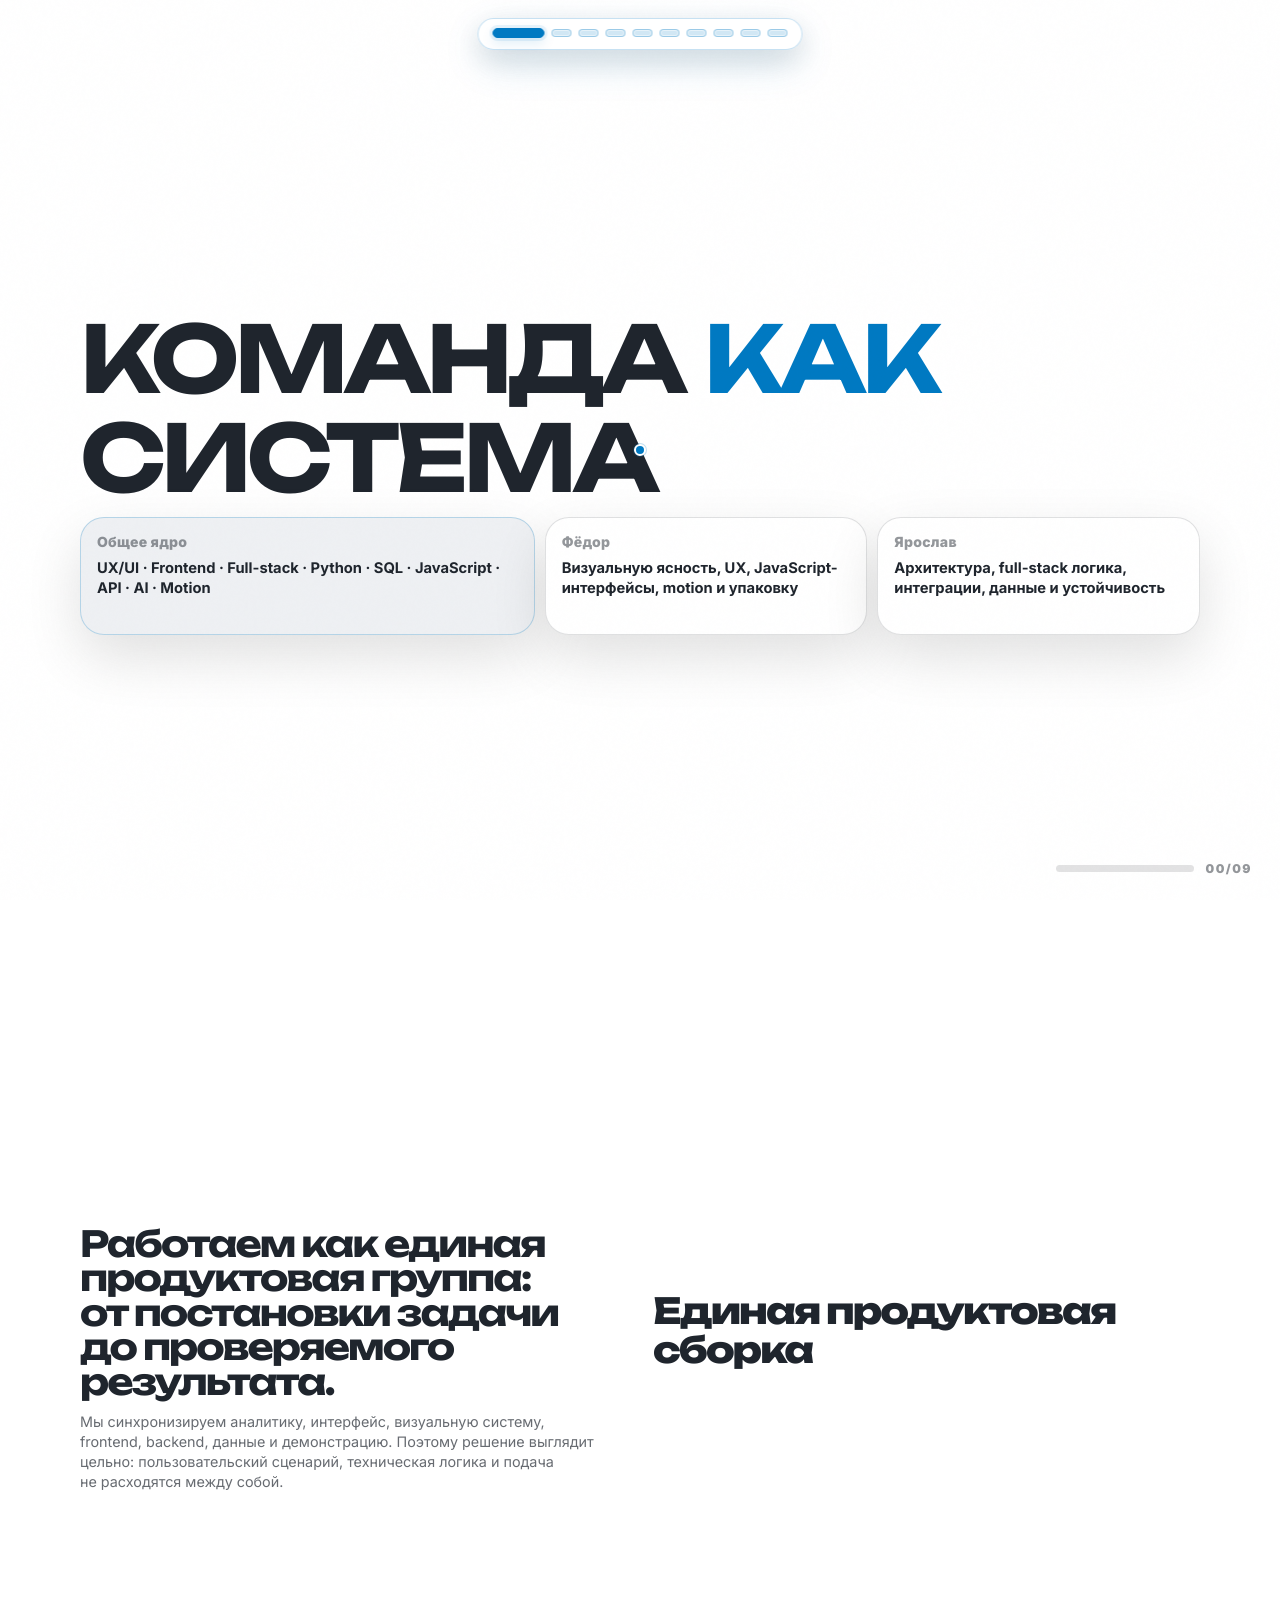
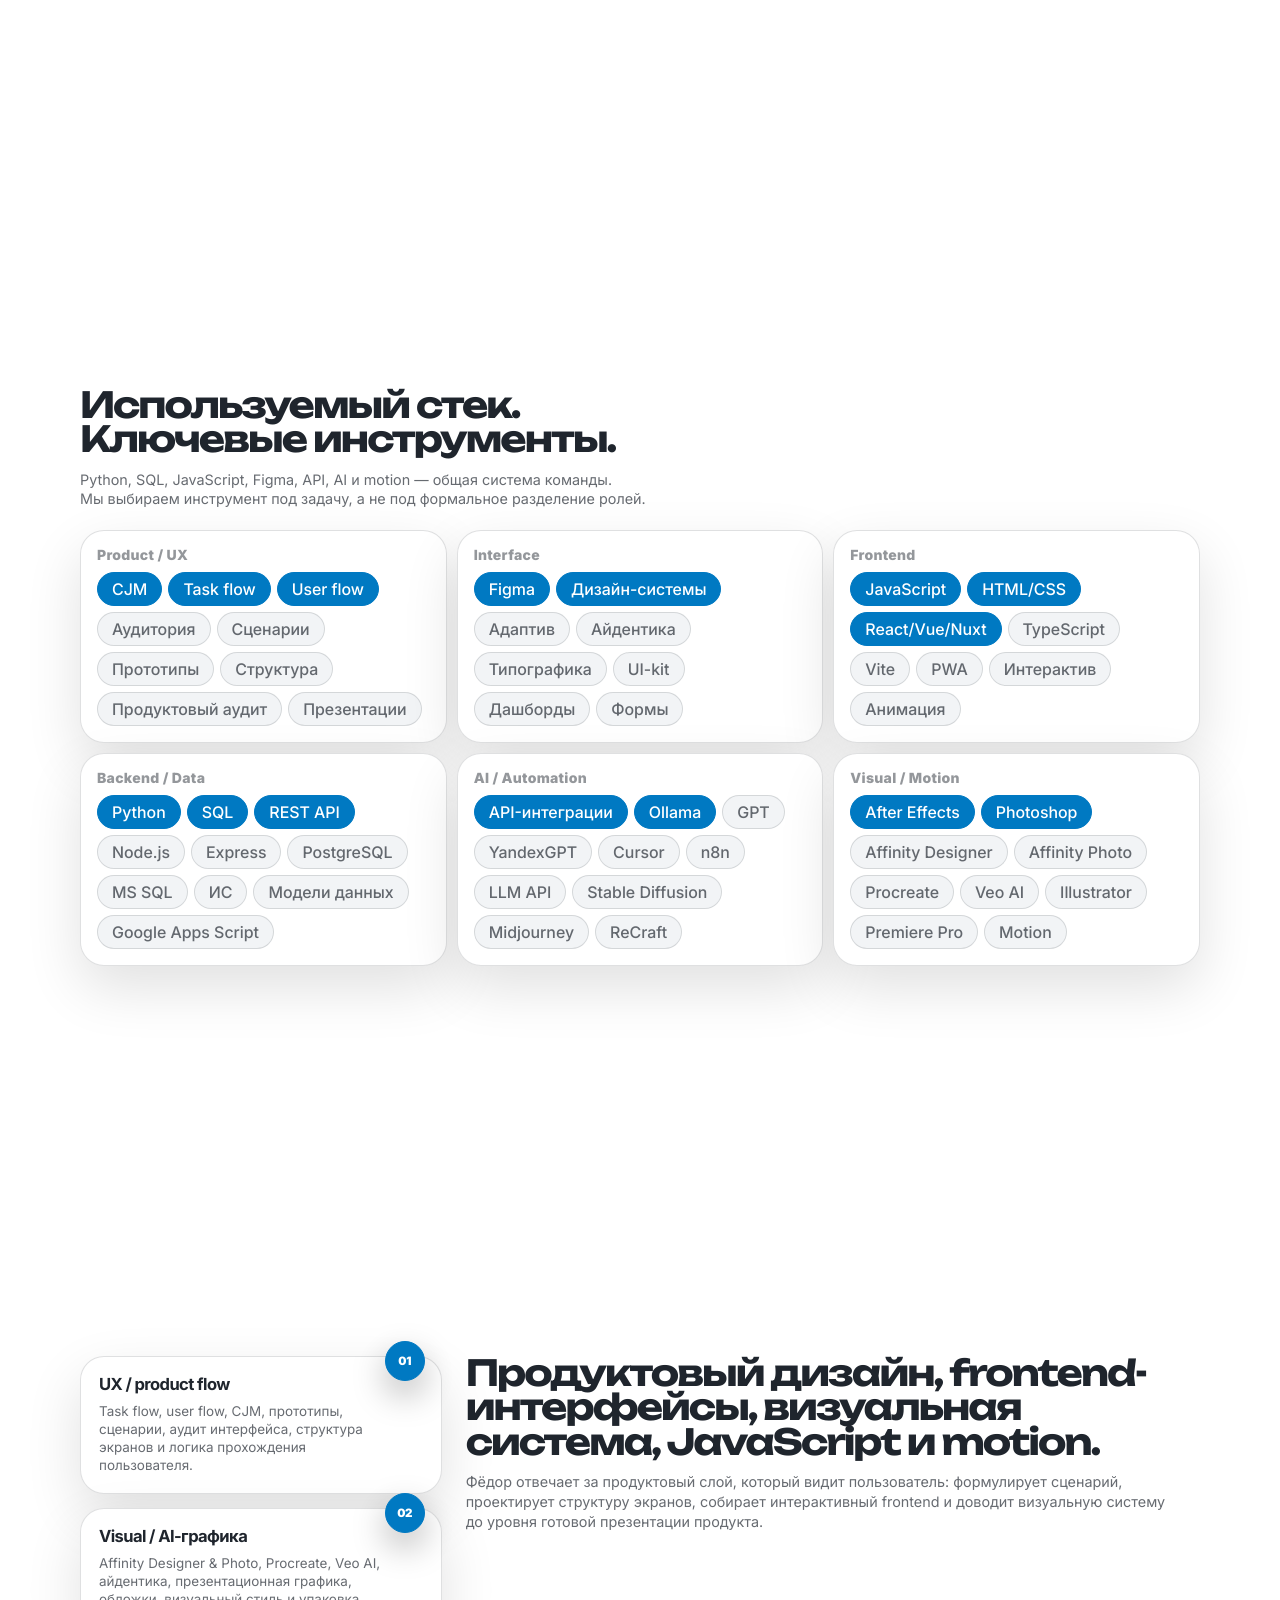
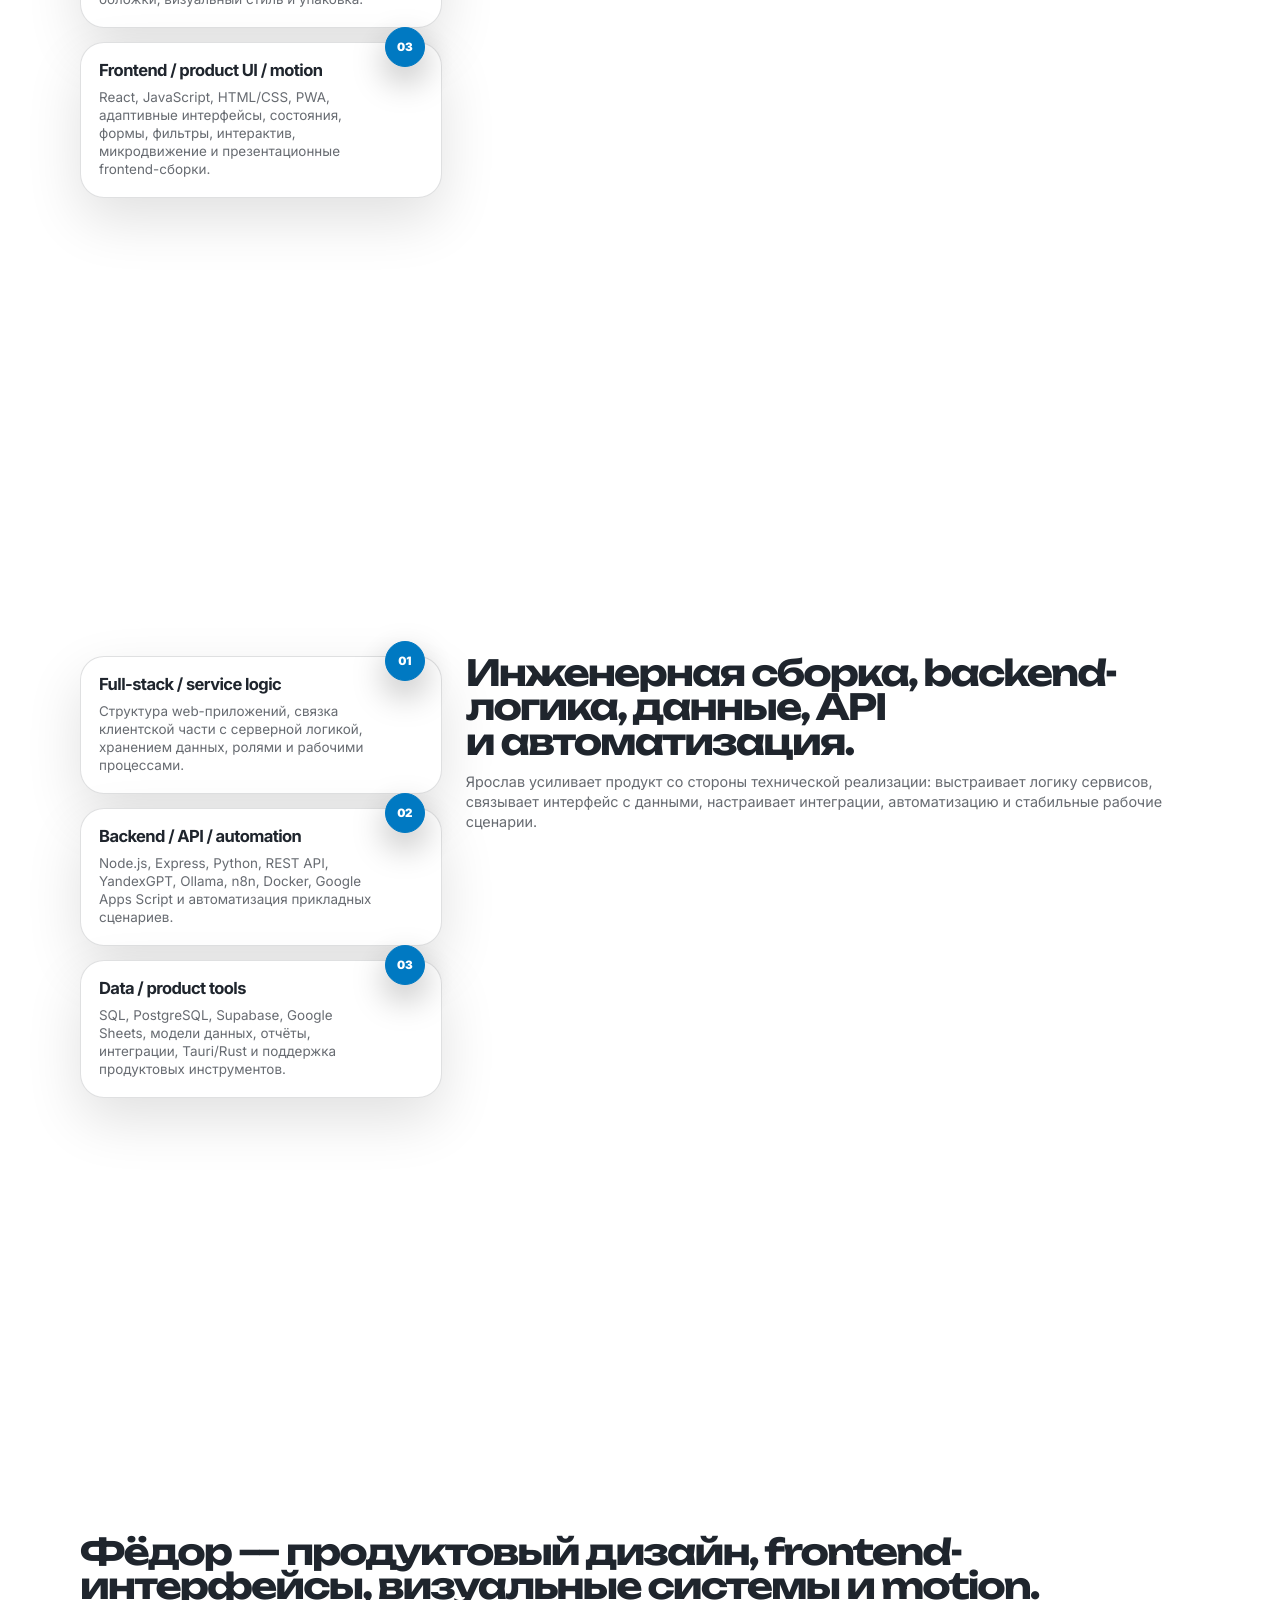
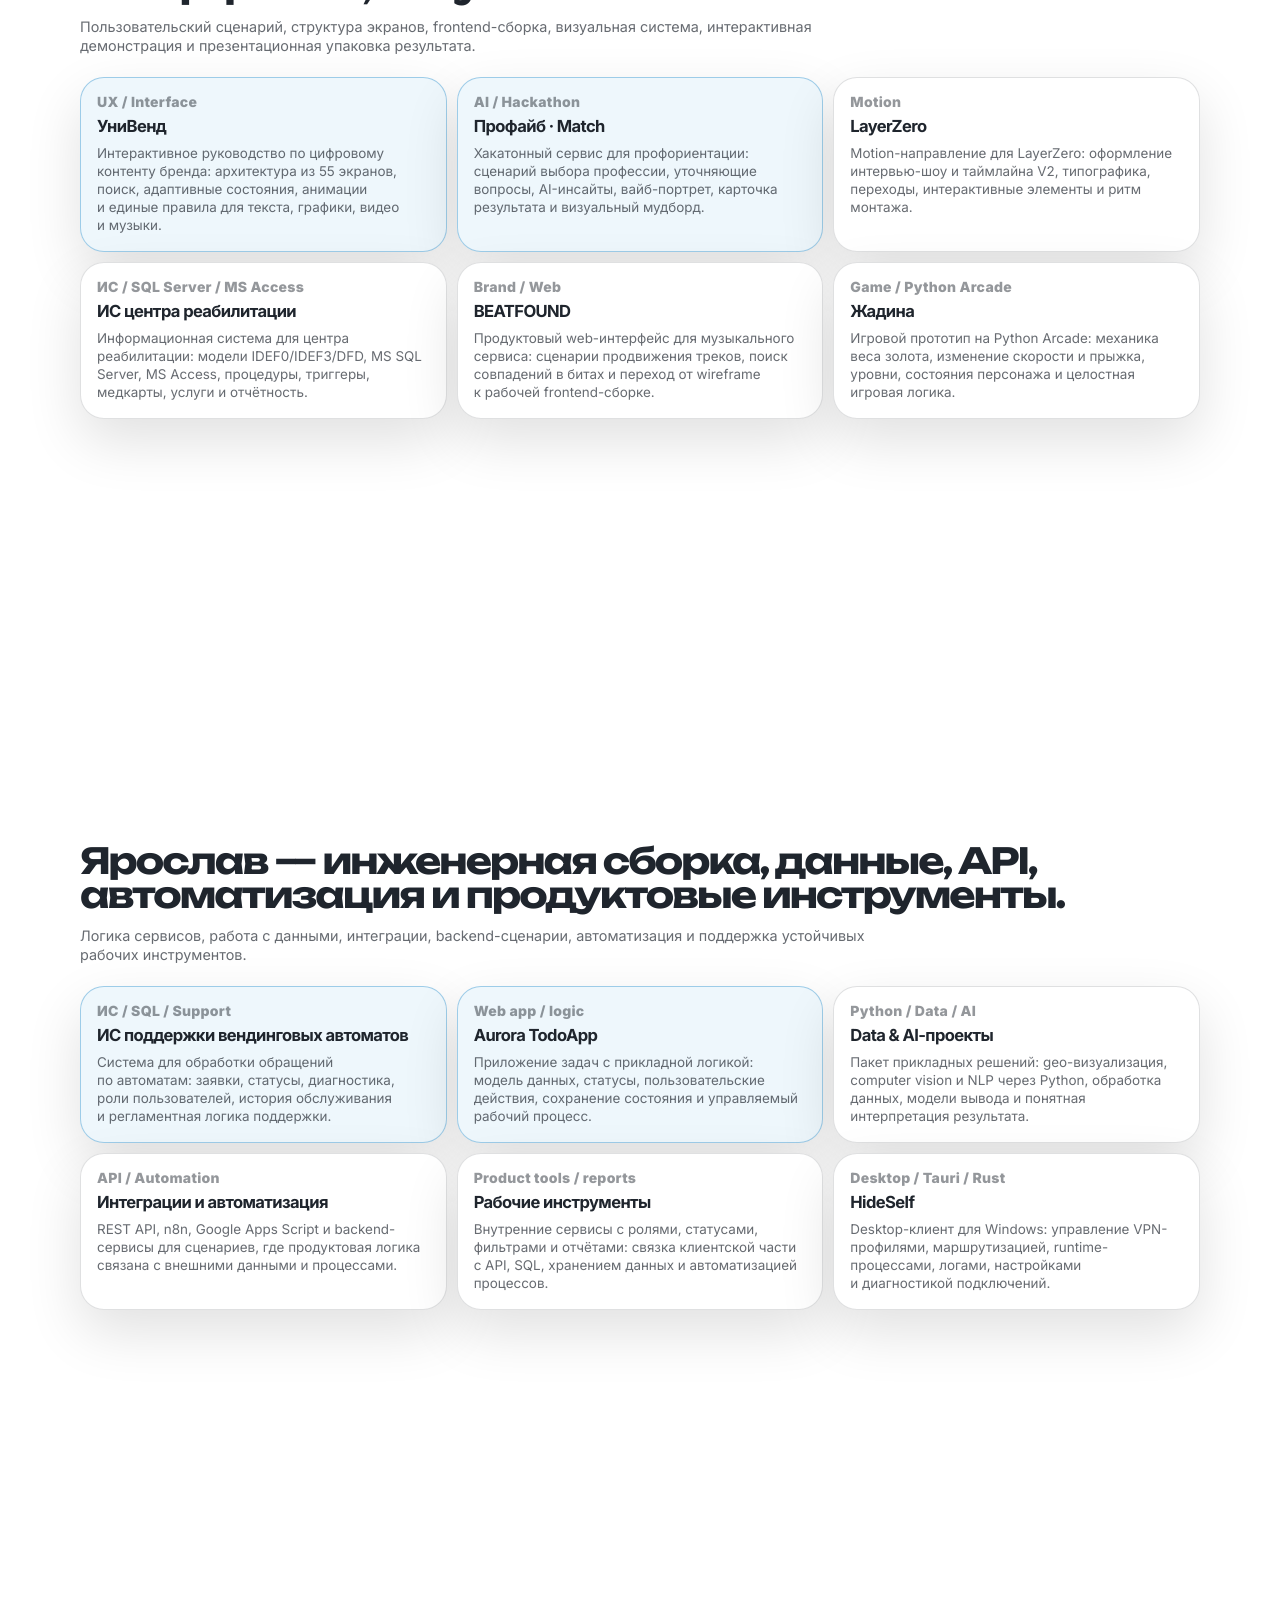
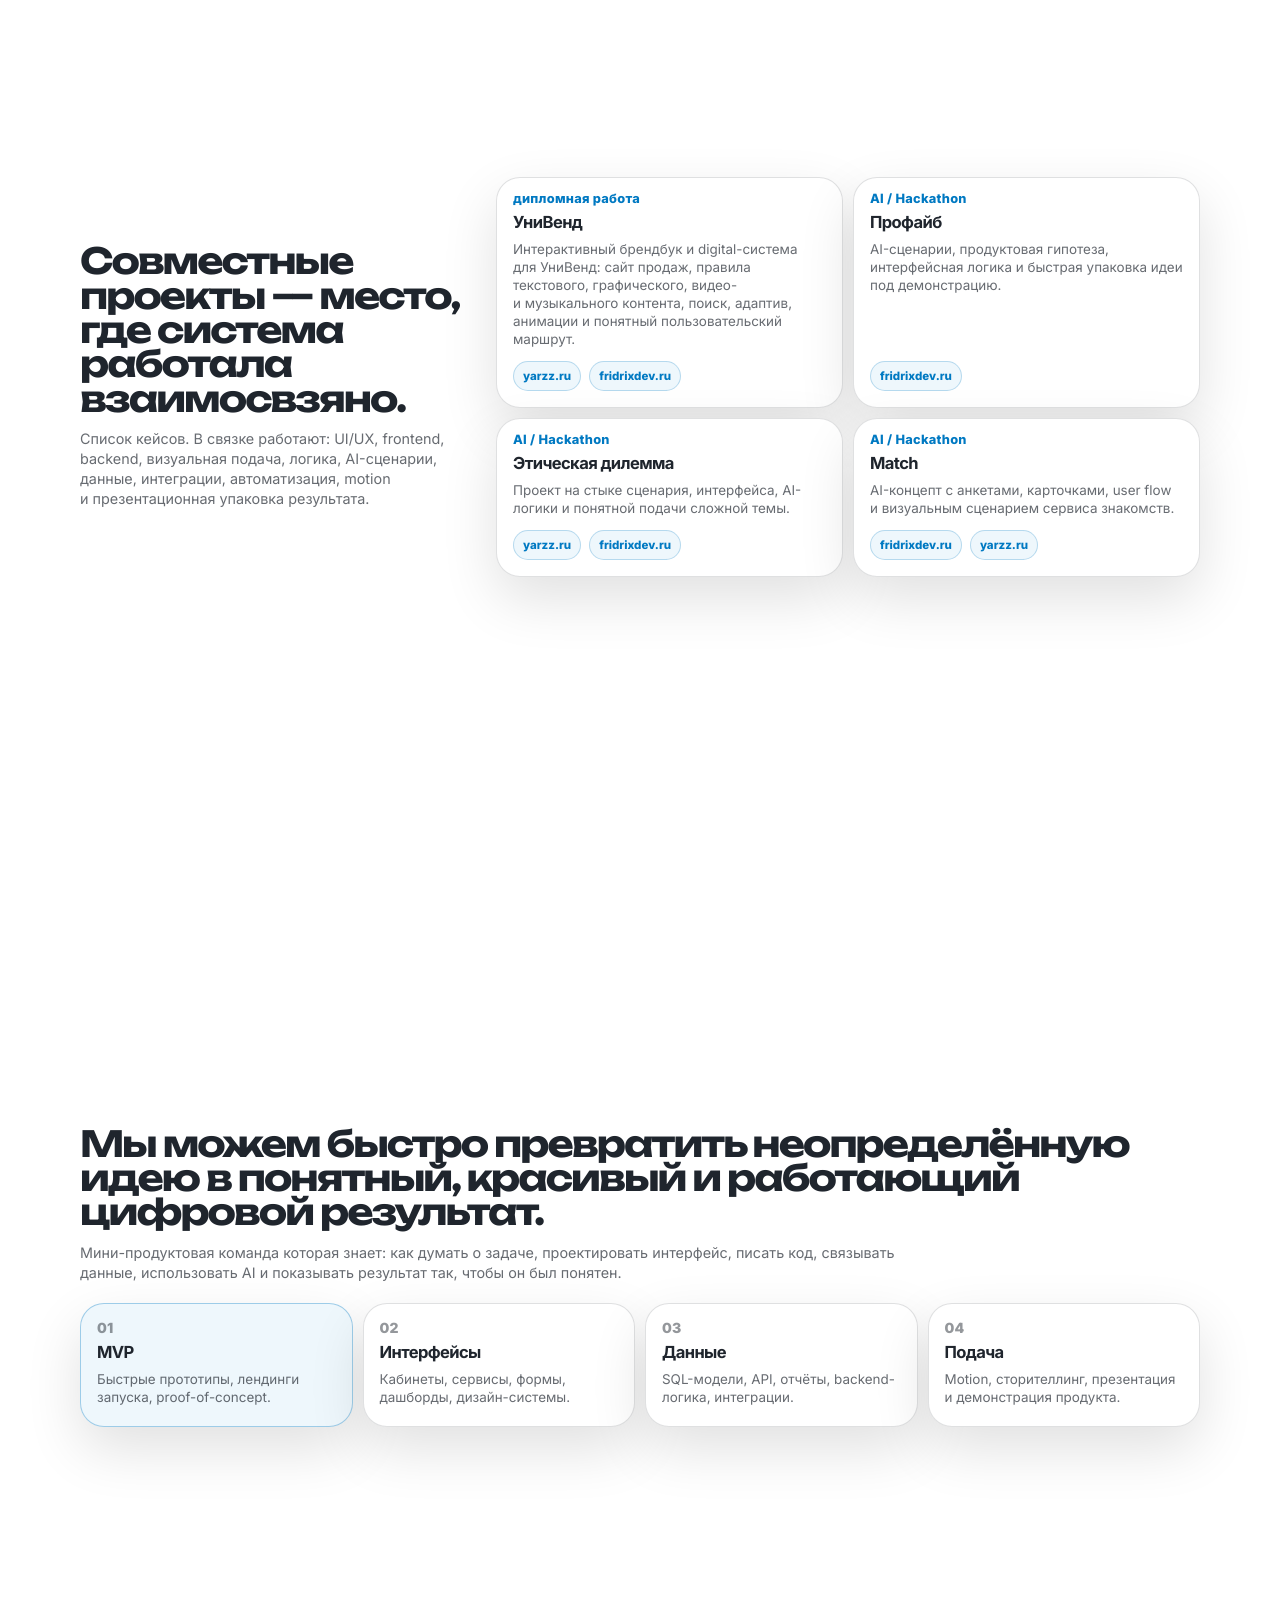
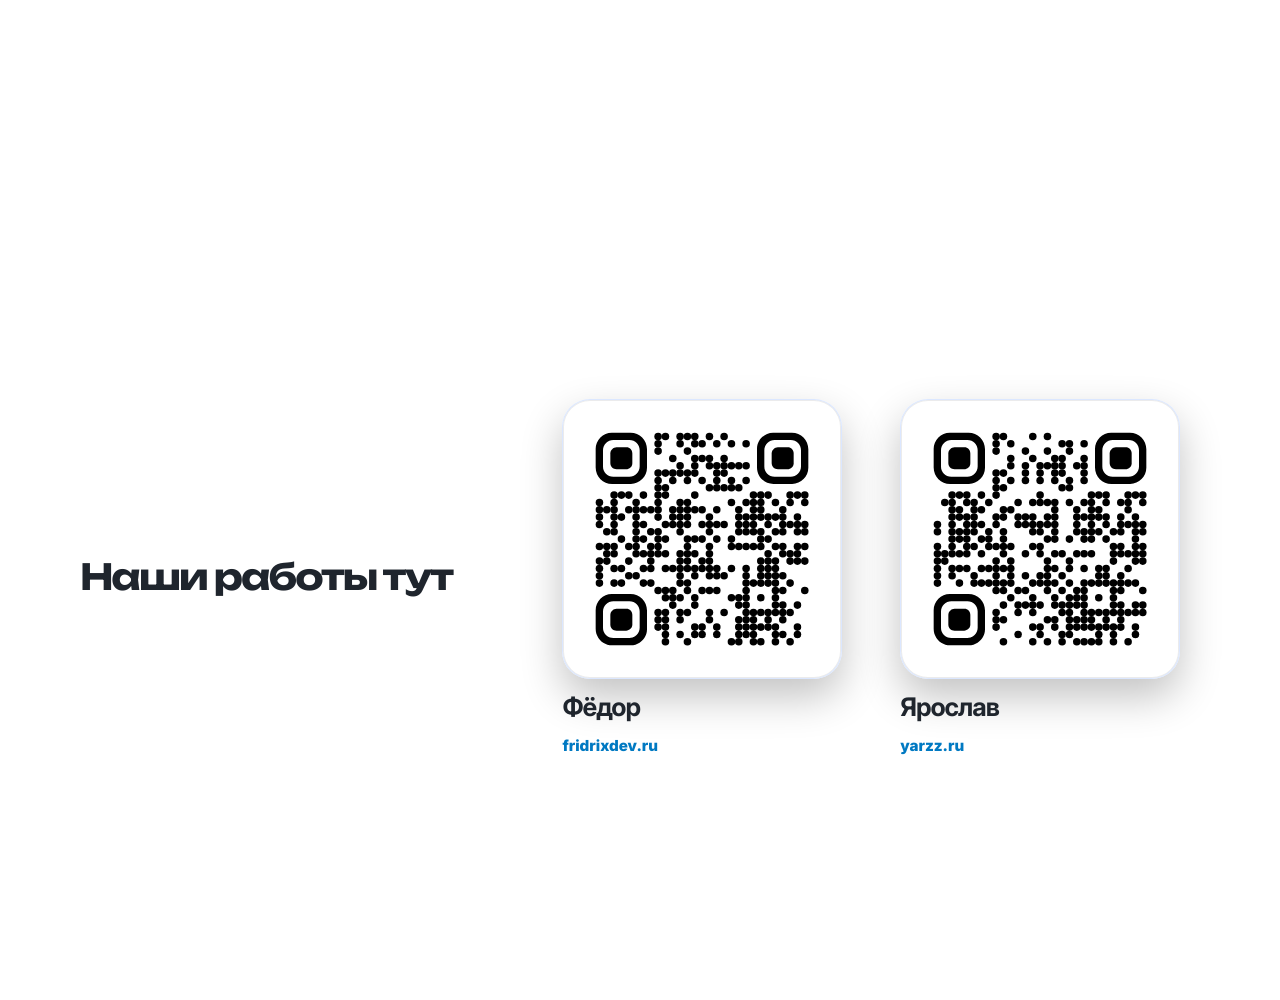
<file: index.html>
<!DOCTYPE html>
<html lang="ru">
<head>
  <meta charset="UTF-8">
  <meta name="viewport" content="width=device-width, initial-scale=1.0">
  <meta name="description" content="Презентация команды Лащёв Ярослав × Хавалиц Фёдор: единая продуктовая система — дизайн, frontend, full-stack, SQL, Python, JavaScript, API, AI и motion.">
  <title>Ярослав × Фёдор — команда как система</title>
  <link rel="preconnect" href="https://fonts.googleapis.com">
  <link rel="preconnect" href="https://fonts.gstatic.com" crossorigin>
  <link href="https://fonts.googleapis.com/css2?family=Inter:wght@400;500;600;700;800;900&family=Unbounded:wght@500;600;700;800&display=swap" rel="stylesheet">
  <link rel="stylesheet" href="styles.css">
</head>
<body>
  <div class="noise" aria-hidden="true"></div>
  <div class="cursor-glow" aria-hidden="true"></div>

  <header class="topbar" aria-label="Навигация презентации">
    <nav class="topbar__nav" aria-label="Слайды">
      <button class="nav-dot is-active" type="button" data-goto="0" aria-label="Титульный экран"></button>
      <button class="nav-dot" type="button" data-goto="1" aria-label="Система"></button>
      <button class="nav-dot" type="button" data-goto="2" aria-label="Общий стек"></button>
      <button class="nav-dot" type="button" data-goto="3" aria-label="Фёдор"></button>
      <button class="nav-dot" type="button" data-goto="4" aria-label="Ярослав"></button>
      <button class="nav-dot" type="button" data-goto="5" aria-label="Кейсы Фёдора"></button>
      <button class="nav-dot" type="button" data-goto="6" aria-label="Работы Ярослава"></button>
      <button class="nav-dot" type="button" data-goto="7" aria-label="Общие проекты"></button>
      <button class="nav-dot" type="button" data-goto="8" aria-label="Итог"></button>
      <button class="nav-dot" type="button" data-goto="9" aria-label="QR-коды портфолио"></button>
    </nav>
  </header>

  <main class="deck" id="deck">
    <section class="slide cover is-active" id="cover" data-slide="cover">
      <div class="slide__inner cover__inner">
        <div class="cover__title-wrap reveal delay-1">
          <h1 class="cover__title">
            <span>Команда</span>
            <span class="cover__x">как</span>
            <span>система</span>
          </h1>
          
        </div>

        <div class="cover-system reveal delay-2" aria-label="Ключевая формула команды">
          <article class="system-card system-card--primary">
            <span>Общее ядро</span>
            <strong>UX/UI · Frontend · Full-stack · Python · SQL · JavaScript · API · AI · Motion</strong>
          </article>
          <article class="system-card">
            <span>Фёдор</span>
            <strong>Визуальную ясность, UX, JavaScript-интерфейсы, motion и упаковку</strong>
          </article>
          <article class="system-card">
            <span>Ярослав</span>
            <strong>Архитектура, full-stack логика, интеграции, данные и устойчивость</strong>
          </article>
        </div>
      </div>
    </section>

    <section class="slide" id="team-dna" data-slide="01">
      <div class="slide__inner slide-grid slide-grid--system">
        <div class="slide-copy reveal">
          <h2>Работаем как единая продуктовая группа: от постановки задачи до проверяемого результата.</h2>
          <p class="lead">Мы синхронизируем аналитику, интерфейс, визуальную систему, frontend, backend, данные и демонстрацию. Поэтому решение выглядит цельно: пользовательский сценарий, техническая логика и подача не расходятся между собой.</p>
        </div>

        <div class="system-map system-map--single reveal delay-1" aria-label="Единая продуктовая сборка">
          <div class="map-center">
            <strong>Единая продуктовая сборка</strong>
            <div class="map-rotator" aria-label="Сменяющиеся части сборки">
              <span>контекст</span>
              <span>UX/UI</span>
              <span>frontend</span>
              <span>backend</span>
              <span>data</span>
              <span>AI / API</span>
              <span>motion</span>
              <span>проверка</span>
            </div>
          </div>
        </div>
      </div>
    </section>

    <section class="slide" id="shared-stack" data-slide="02">
      <div class="slide__inner compact-layout">
        <div class="slide-copy reveal">
          <h2>Используемый стек. <br> Ключевые инструменты.</h2>
          <p class="lead">Python, SQL, JavaScript, Figma, API, AI и motion — общая система команды. <br> Мы выбираем инструмент под задачу, а не под формальное разделение ролей.</p>
        </div>

        <div class="stack-board reveal delay-1" aria-label="Полный общий стек команды">
          <article class="stack-tile">
            <span>Product / UX</span>
            <div class="stack-tags">
              
              <b class="stack-tag stack-tag--key">CJM</b>
              <b class="stack-tag stack-tag--key">Task flow</b>
              <b class="stack-tag stack-tag--key">User flow</b>
              <b class="stack-tag">Аудитория</b>
              <b class="stack-tag">Сценарии</b>
              <b class="stack-tag">Прототипы</b>
              <b class="stack-tag">Структура</b>
              <b class="stack-tag">Продуктовый аудит</b>
              <b class="stack-tag">Презентации</b>
            </div>
          </article>
          <article class="stack-tile">
            <span>Interface</span>
            <div class="stack-tags">
              <b class="stack-tag stack-tag--key">Figma</b>
              <b class="stack-tag stack-tag--key">Дизайн-системы</b>
              <b class="stack-tag">Адаптив</b>
             
              <b class="stack-tag">Айдентика</b>
              <b class="stack-tag">Типографика</b>
              <b class="stack-tag">UI-kit</b>
              <b class="stack-tag">Дашборды</b>
              <b class="stack-tag">Формы</b>
            </div>
          </article>
          <article class="stack-tile">
            <span>Frontend</span>
            <div class="stack-tags">
              <b class="stack-tag stack-tag--key">JavaScript</b>
              <b class="stack-tag stack-tag--key">HTML/CSS</b>
              <b class="stack-tag stack-tag--key">React/Vue/Nuxt</b>
              <b class="stack-tag">TypeScript</b>
              <b class="stack-tag">Vite</b>
              <b class="stack-tag">PWA</b>
              <b class="stack-tag">Интерактив</b>
              <b class="stack-tag">Анимация</b>
        
            </div>
          </article>
          <article class="stack-tile">
            <span>Backend / Data</span>
            <div class="stack-tags">
              <b class="stack-tag stack-tag--key">Python</b>
              <b class="stack-tag stack-tag--key">SQL</b>
              <b class="stack-tag stack-tag--key">REST API</b>
              <b class="stack-tag">Node.js</b>
              <b class="stack-tag">Express</b>
              <b class="stack-tag">PostgreSQL</b>
              <b class="stack-tag">MS SQL</b>
              <b class="stack-tag">ИС</b>
              <b class="stack-tag">Модели данных</b>
              <b class="stack-tag">Google Apps Script</b>
            </div>
          </article>
          <article class="stack-tile">
            <span>AI / Automation</span>
            <div class="stack-tags">
              <b class="stack-tag stack-tag--key">API-интеграции</b>
              <b class="stack-tag stack-tag--key">Ollama</b>
              
              <b class="stack-tag">GPT</b>
              <b class="stack-tag">YandexGPT</b>
              <b class="stack-tag">Cursor</b>
              <b class="stack-tag">n8n</b>
              <b class="stack-tag">LLM API</b>
              <b class="stack-tag">Stable Diffusion</b>
              <b class="stack-tag">Midjourney</b>
              <b class="stack-tag">ReCraft</b>
            </div>
          </article>
          <article class="stack-tile">
            <span>Visual / Motion</span>
            <div class="stack-tags">
              <b class="stack-tag stack-tag--key">After Effects</b>
              <b class="stack-tag stack-tag--key">Photoshop</b>
              <b class="stack-tag">Affinity Designer</b>
              <b class="stack-tag">Affinity Photo</b>
              <b class="stack-tag">Procreate</b>
              <b class="stack-tag">Veo AI</b>
              <b class="stack-tag">Illustrator</b>
              <b class="stack-tag">Premiere Pro</b>
              <b class="stack-tag">Motion</b>
            </div>
          </article>
        </div>
      </div>
    </section>

    <section class="slide" id="fedor" data-slide="03">
      <div class="slide__inner profile-layout profile-layout--reverse">
        <div class="profile-card profile-card--main reveal">
          <h2>Продуктовый дизайн, frontend-интерфейсы, визуальная система, JavaScript и motion.</h2>
          <p class="lead">Фёдор отвечает за продуктовый слой, который видит пользователь: формулирует сценарий, проектирует структуру экранов, собирает интерактивный frontend и доводит визуальную систему до уровня готовой презентации продукта.</p>
        </div>

        <div class="profile-points reveal delay-1">
          <article class="point-card">
            <span>01</span>
            <h3>UX / product flow</h3>
            <p>Task flow, user flow, CJM, прототипы, сценарии, аудит интерфейса, структура экранов и логика прохождения пользователя.</p>
          </article>
          <article class="point-card">
            <span>02</span>
            <h3>Visual / AI-графика</h3>
            <p>Affinity Designer & Photo, Procreate, Veo AI, айдентика, презентационная графика, обложки, визуальный стиль и упаковка.</p>
          </article>
          <article class="point-card">
            <span>03</span>
            <h3>Frontend / product UI / motion</h3>
            <p>React, JavaScript, HTML/CSS, PWA, адаптивные интерфейсы, состояния, формы, фильтры, интерактив, микродвижение и презентационные frontend-сборки.</p>
          </article>
        </div>
      </div>
    </section>

    <section class="slide" id="yaroslav" data-slide="04">
      <div class="slide__inner profile-layout profile-layout--reverse">
        <div class="profile-card profile-card--main reveal">
          <h2>Инженерная сборка, backend-логика, данные, API и автоматизация.</h2>
          <p class="lead">Ярослав усиливает продукт со стороны технической реализации: выстраивает логику сервисов, связывает интерфейс с данными, настраивает интеграции, автоматизацию и стабильные рабочие сценарии.</p>
        </div>

        <div class="profile-points reveal delay-1">
          <article class="point-card">
            <span>01</span>
            <h3>Full-stack / service logic</h3>
            <p>Структура web-приложений, связка клиентской части с серверной логикой, хранением данных, ролями и рабочими процессами.</p>
          </article>
          <article class="point-card">
            <span>02</span>
            <h3>Backend / API / automation</h3>
            <p>Node.js, Express, Python, REST API, YandexGPT, Ollama, n8n, Docker, Google Apps Script и автоматизация прикладных сценариев.</p>
          </article>
          <article class="point-card">
            <span>03</span>
            <h3>Data / product tools</h3>
            <p>SQL, PostgreSQL, Supabase, Google Sheets, модели данных, отчёты, интеграции, Tauri/Rust и поддержка продуктовых инструментов.</p>
          </article>
        </div>
      </div>
    </section>

    <section class="slide" id="cases" data-slide="05">
      <div class="slide__inner cases-layout">
        <div class="slide-copy reveal">
          <h2>Фёдор — продуктовый дизайн, frontend-интерфейсы, визуальные системы и motion.</h2>
          <p class="lead">Пользовательский сценарий, структура экранов, frontend-сборка, визуальная система, интерактивная демонстрация и презентационная упаковка результата.</p>
        </div>

        <div class="case-grid reveal delay-1">
          <article class="case-card">
            <span>UX / Interface</span>
            <h3>УниВенд</h3>
            <p>Интерактивное руководство по цифровому контенту бренда: архитектура из 55 экранов, поиск, адаптивные состояния, анимации и единые правила для текста, графики, видео и музыки.</p>
          </article>
          <article class="case-card">
            <span>AI / Hackathon</span>
            <h3>Профайб · Match</h3>
            <p>Хакатонный сервис для профориентации: сценарий выбора профессии, уточняющие вопросы, AI-инсайты, вайб-портрет, карточка результата и визуальный мудборд.</p>
          </article>
          <article class="case-card">
            <span>Motion</span>
            <h3>LayerZero</h3>
            <p>Motion-направление для LayerZero: оформление интервью-шоу и таймлайна V2, типографика, переходы, интерактивные элементы и ритм монтажа.</p>
          </article>
          <article class="case-card">
            <span>ИС / SQL Server / MS Access</span>
            <h3>ИС центра реабилитации</h3>
            <p>Информационная система для центра реабилитации: модели IDEF0/IDEF3/DFD, MS SQL Server, MS Access, процедуры, триггеры, медкарты, услуги и отчётность.</p>
          </article>
          <article class="case-card">
            <span>Brand / Web</span>
            <h3>BEATFOUND</h3>
            <p>Продуктовый web-интерфейс для музыкального сервиса: сценарии продвижения треков, поиск совпадений в битах и переход от wireframe к рабочей frontend-сборке.</p>
          </article>
          <article class="case-card">
            <span>Game / Python Arcade</span>
            <h3>Жадина</h3>
            <p>Игровой прототип на Python Arcade: механика веса золота, изменение скорости и прыжка, уровни, состояния персонажа и целостная игровая логика.</p>
          </article>
        </div>
      </div>
    </section>

    <section class="slide" id="yaroslav-works" data-slide="06">
      <div class="slide__inner cases-layout">
        <div class="slide-copy reveal">
          <h2>Ярослав — инженерная сборка, данные, API, автоматизация и продуктовые инструменты.</h2>
          <p class="lead">Логика сервисов, работа с данными, интеграции, backend-сценарии, автоматизация и поддержка устойчивых рабочих инструментов.</p>
        </div>

        <div class="case-grid reveal delay-1">
          <article class="case-card">
            <span>ИС / SQL / Support</span>
            <h3>ИС поддержки вендинговых автоматов</h3>
            <p>Система для обработки обращений по автоматам: заявки, статусы, диагностика, роли пользователей, история обслуживания и регламентная логика поддержки.</p>
          </article>
          <article class="case-card">
            <span>Web app / logic</span>
            <h3>Aurora TodoApp</h3>
            <p>Приложение задач с прикладной логикой: модель данных, статусы, пользовательские действия, сохранение состояния и управляемый рабочий процесс.</p>
          </article>
          <article class="case-card">
            <span>Python / Data / AI</span>
            <h3>Data & AI-проекты</h3>
            <p>Пакет прикладных решений: geo-визуализация, computer vision и NLP через Python, обработка данных, модели вывода и понятная интерпретация результата.</p>
          </article>
          <article class="case-card">
            <span>API / Automation</span>
            <h3>Интеграции и автоматизация</h3>
            <p>REST API, n8n, Google Apps Script и backend-сервисы для сценариев, где продуктовая логика связана с внешними данными и процессами.</p>
          </article>
          <article class="case-card">
            <span>Product tools / reports</span>
            <h3>Рабочие инструменты</h3>
            <p>Внутренние сервисы с ролями, статусами, фильтрами и отчётами: связка клиентской части с API, SQL, хранением данных и автоматизацией процессов.</p>
          </article>
          <article class="case-card">
            <span>Desktop / Tauri / Rust</span>
            <h3>HideSelf</h3>
            <p>Desktop-клиент для Windows: управление VPN-профилями, маршрутизацией, runtime-процессами, логами, настройками и диагностикой подключений.</p>
          </article>
        </div>
      </div>
    </section>

    <section class="slide" id="shared-projects" data-slide="07">
      <div class="slide__inner shared-projects-layout">
        <div class="slide-copy reveal">
          <h2>Совместные проекты — место, где система работала взаимосвзяно.</h2>
          <p class="lead">Список кейсов. В связке работают: UI/UX, frontend, backend, визуальная подача, логика, AI-сценарии, данные, интеграции, автоматизация, motion и презентационная упаковка результата.</p>
        </div>

        <div class="shared-project-grid reveal delay-1" aria-label="Общие проекты команды">
          <article class="shared-project-card">
            <span>дипломная работа</span>
            <h3>УниВенд</h3>
            <p>Интерактивный брендбук и digital-система для УниВенд: сайт продаж, правила текстового, графического, видео- и музыкального контента, поиск, адаптив, анимации и понятный пользовательский маршрут.</p>
            <div class="project-card__links">
              <a href="https://yarzz.ru/?case=univend" target="_blank" rel="noopener noreferrer">yarzz.ru</a>
              <a href="https://fridrixdev.ru/product.html?id=31" target="_blank" rel="noopener noreferrer">fridrixdev.ru</a>
            </div>
          </article>
          <article class="shared-project-card">
            <span>AI / Hackathon</span>
            <h3>Профайб</h3>
            <p>AI-сценарии, продуктовая гипотеза, интерфейсная логика и быстрая упаковка идеи под демонстрацию.</p>
            <div class="project-card__links">
              <a href="https://fridrixdev.ru/product.html?id=32" target="_blank" rel="noopener noreferrer">fridrixdev.ru</a>
            </div>
          </article>
          <article class="shared-project-card">
            <span>AI / Hackathon</span>
            <h3>Этическая дилемма</h3>
            <p>Проект на стыке сценария, интерфейса, AI-логики и понятной подачи сложной темы.</p>
            <div class="project-card__links">
              <a href="https://yarzz.ru/?case=ethical-dilemma-hackathon" target="_blank" rel="noopener noreferrer">yarzz.ru</a>
              <a href="https://fridrixdev.ru/product.html?id=34" target="_blank" rel="noopener noreferrer">fridrixdev.ru</a>
            </div>
          </article>
          <article class="shared-project-card">
            <span>AI / Hackathon</span>
            <h3>Match</h3>
            <p>AI-концепт с анкетами, карточками, user flow и визуальным сценарием сервиса знакомств.</p>
            <div class="project-card__links">
              <a href="https://fridrixdev.ru/product.html?id=33" target="_blank" rel="noopener noreferrer">fridrixdev.ru</a>
              <a href="https://yarzz.ru/?case=match-ai-dating" target="_blank" rel="noopener noreferrer">yarzz.ru</a>
            </div>
          </article>
        </div>
      </div>
    </section>

    <section class="slide final" id="together" data-slide="08">
      <div class="slide__inner final-layout">
        <div class="final-copy reveal">
          <h2>Мы можем быстро превратить неопределённую идею в понятный, красивый и работающий цифровой результат.</h2>
          <p class="lead">Мини-продуктовая команда которая знает: как думать о задаче, проектировать интерфейс, писать код, связывать данные, использовать AI и показывать результат так, чтобы он был понятен.</p>
        </div>

        <div class="impact-grid reveal delay-1">
          <article class="impact-card">
            <span>01</span>
            <h3>MVP</h3>
            <p>Быстрые прототипы, лендинги запуска, proof-of-concept.</p>
          </article>
          <article class="impact-card">
            <span>02</span>
            <h3>Интерфейсы</h3>
            <p>Кабинеты, сервисы, формы, дашборды, дизайн-системы.</p>
          </article>
          <article class="impact-card">
            <span>03</span>
            <h3>Данные</h3>
            <p>SQL-модели, API, отчёты, backend-логика, интеграции.</p>
          </article>
          <article class="impact-card">
            <span>04</span>
            <h3>Подача</h3>
            <p>Motion, сторителлинг, презентация и демонстрация продукта.</p>
          </article>
        </div>

      </div>
    </section>

    <section class="slide portfolio-qr" id="portfolio-qr" data-slide="09">
      <div class="slide__inner qr-layout">
        <div class="slide-copy reveal">
          <h2>Наши работы тут</h2>
         
        </div>

        <div class="qr-grid reveal delay-1" aria-label="QR-коды портфолио">
          <article class="qr-card">
            <img class="qr-image" src="qr2.svg" alt="QR-код портфолио Фёдора">
            <h3>Фёдор</h3>
            <a href="https://fridrixdev.ru/" target="_blank" rel="noopener noreferrer">fridrixdev.ru</a>
          </article>
          <article class="qr-card">
            <img class="qr-image" src="qr1.svg" alt="QR-код портфолио Ярослава">
            <h3>Ярослав</h3>
            <a href="https://yarzz.ru/" target="_blank" rel="noopener noreferrer">yarzz.ru</a>
          </article>
        </div>
      </div>
    </section>
  </main>

  <aside class="progress" aria-label="Прогресс презентации">
    <div class="progress__bar"><span id="progressBar"></span></div>
    <div class="progress__count"><span id="currentSlide">00</span>/<span>09</span></div>
  </aside>

  <div class="mobile-controls" aria-label="Мобильная навигация">
    <button type="button" id="prevSlide" aria-label="Предыдущий слайд">←</button>
    <button type="button" id="nextSlide" aria-label="Следующий слайд">→</button>
  </div>

  <script src="script.js"></script>
</body>
</html>
</file>
<file: styles.css>
:root {
  --bg: #ffffff;
  --surface: #f7f8fa;
  --surface-2: #eef0f3;
  --surface-3: #e3e6ea;
  --text: #1f252d;
  --muted: rgba(31, 37, 45, 0.68);
  --muted-2: rgba(31, 37, 45, 0.48);
  --line: rgba(31, 37, 45, 0.14);
  --line-strong: rgba(31, 37, 45, 0.24);
  --accent: #0079c2;
  --accent-2: #bfc0c2;
  --good: #bfc0c2;
  --card: #ffffff;
  --shadow: 0 22px 56px rgba(0, 0, 0, 0.12);
  --ease: cubic-bezier(0.22, 1, 0.36, 1);
}

* {
  box-sizing: border-box;
}

html {
  scroll-behavior: smooth;
}

body {
  margin: 0;
  min-height: 100vh;
  overflow-x: hidden;
  overflow-y: auto;
  color: var(--text);
  background: var(--bg);
  font-family: Inter, system-ui, -apple-system, BlinkMacSystemFont, "Segoe UI", sans-serif;
  -webkit-font-smoothing: antialiased;
  text-rendering: geometricPrecision;
}

body::before,
body::after {
  content: none;
  display: none;
}

button,
a {
  font: inherit;
}

a {
  color: inherit;
  text-decoration: none;
}

.noise {
  position: fixed;
  inset: 0;
  pointer-events: none;
  z-index: 20;
  opacity: 0.035;
  mix-blend-mode: multiply;
  background-image: url("data:image/svg+xml,%3Csvg viewBox='0 0 256 256' xmlns='http://www.w3.org/2000/svg'%3E%3Cfilter id='n'%3E%3CfeTurbulence type='fractalNoise' baseFrequency='.8' numOctaves='3' stitchTiles='stitch'/%3E%3C/filter%3E%3Crect width='256' height='256' filter='url(%23n)' opacity='.5'/%3E%3C/svg%3E");
}

.cursor-glow {
  position: fixed;
  left: var(--mx, 50vw);
  top: var(--my, 50vh);
  width: 12px;
  height: 12px;
  transform: translate(-50%, -50%);
  border: 2px solid #ffffff;
  border-radius: 999px;
  pointer-events: none;
  z-index: 34;
  background: var(--accent);
  box-shadow: 0 0 0 1px rgba(0, 121, 194, 0.24);
  transition: left 0.08s linear, top 0.08s linear;
}

.system-card,
.stack-tile,
.point-card,
.case-card,
.shared-project-card,
.impact-card,
.profile-card,
.map-center,
.map-item,
.qr-card {
  border-color: rgba(0, 121, 194, 0.18);
  box-shadow: 0 18px 46px rgba(0, 121, 194, 0.08), 0 2px 10px rgba(31, 37, 45, 0.06);
}

.system-card--primary,
.case-card:nth-child(1),
.case-card:nth-child(2),
.impact-card:nth-child(1) {
  border-color: rgba(0, 121, 194, 0.32);
  background: #eef7fc;
}

.profile-card--main,
.system-map--single .map-center,
.qr-card {
  border-color: transparent;
  background: transparent;
  box-shadow: none;
  backdrop-filter: none;
}

.progress__bar {
  background: rgba(0, 121, 194, 0.14);
}

.topbar {
  position: fixed;
  top: 18px;
  left: 50%;
  z-index: 30;
  width: auto;
  transform: translateX(-50%);
  display: flex;
  justify-content: center;
  align-items: center;
  gap: 10px;
  padding: 10px 14px;
  border: 1px solid rgba(0, 121, 194, 0.22);
  border-radius: 999px;
  background: rgba(255, 255, 255, 0.94);
  box-shadow: 0 14px 40px rgba(0, 121, 194, 0.14), 0 10px 30px rgba(0, 0, 0, 0.12);
  backdrop-filter: blur(18px) saturate(130%);
}

.brand {
  display: inline-flex;
  align-items: center;
  gap: 10px;
  padding-right: 8px;
}

.brand__mark {
  display: grid;
  width: 38px;
  height: 38px;
  place-items: center;
  border: 1px solid rgba(143, 180, 255, 0.35);
  border-radius: 50%;
  color: var(--text);
  background: #121823;
  font-family: Unbounded, Inter, sans-serif;
  font-size: 0.76rem;
  font-weight: 800;
}

.brand__text,
.topbar__hint {
  color: var(--muted-2);
  font-size: 0.72rem;
  font-weight: 800;
  letter-spacing: 0.12em;
  text-transform: uppercase;
}

.topbar__nav {
  display: flex;
  justify-content: center;
  gap: 7px;
}

.nav-dot {
  width: 20px;
  height: 8px;
  padding: 0;
  cursor: pointer;
  border: 1px solid rgba(0, 121, 194, 0.26);
  border-radius: 999px;
  background: rgba(0, 121, 194, 0.18);
  box-shadow: inset 0 0 0 1px rgba(255, 255, 255, 0.45);
  transition: width 0.35s var(--ease), height 0.35s var(--ease), background 0.35s var(--ease), border-color 0.35s var(--ease), box-shadow 0.35s var(--ease), transform 0.35s var(--ease);
}

.nav-dot.is-active {
  width: 52px;
  height: 10px;
  border-color: #0079c2;
  background: #0079c2;
  box-shadow: 0 0 0 3px rgba(0, 121, 194, 0.09), 0 5px 12px rgba(0, 121, 194, 0.14);
  transform: translateY(-1px);
}

.deck {
  height: auto;
  transform: none !important;
  transition: none;
  will-change: auto;
}

.slide {
  position: relative;
  min-height: 100vh;
  height: auto;
  overflow: visible;
  isolation: isolate;
  scroll-margin-top: 86px;
}

.slide::before {
  content: none;
  display: none;
}

.slide__inner {
  width: min(calc(100vw - 160px), 1760px);
  min-height: 100vh;
  margin: 0 auto;
  padding: 118px 0 76px;
}

.kicker,
.eyebrow {
  display: none;
}

h1,
h2,
h3,
p {
  margin: 0;
}

h1,
h2 {
  font-family: Unbounded, Inter, sans-serif;
  letter-spacing: -0.055em;
}

.cover__inner,
.final-layout,
.cases-layout,
.compact-layout,
.shared-projects-layout {
  display: grid;
  align-content: center;
  gap: 30px;
}

.cover__title-wrap {
  max-width: 1030px;
}

.cover__title {
  display: flex;
  flex-wrap: wrap;
  align-items: baseline;
  gap: 0.22em;
  font-size: clamp(4.2rem, 9vw, 8.6rem);
  line-height: 0.86;
  text-transform: uppercase;
}

.cover__title span:not(.cover__x) {
  color: var(--text);
}

.cover__x {
  color: var(--accent);
}

.cover__subtitle,
.lead {
  max-width: 820px;
  margin-top: 22px;
  color: var(--muted);
  font-size: clamp(1rem, 1.28vw, 1.22rem);
  line-height: 1.52;
}

.cover-system {
  display: grid;
  grid-template-columns: 1.24fr 0.88fr 0.88fr;
  gap: 14px;
}

.system-card,
.stack-tile,
.point-card,
.case-card,
.shared-project-card,
.impact-card,
.profile-card,
.map-center,
.map-item {
  position: relative;
  overflow: hidden;
  border: 1px solid var(--line);
  border-radius: 24px;
  background: var(--card);
  box-shadow: var(--shadow);
  backdrop-filter: blur(14px) saturate(125%);
}

.system-card::before,
.stack-tile::before,
.point-card::before,
.case-card::before,
.shared-project-card::before,
.impact-card::before,
.profile-card::before,
.map-center::before,
.map-item::before {
  content: "";
  position: absolute;
  inset: 0;
  opacity: 0;
  pointer-events: none;
  background: rgba(0, 121, 194, 0.08);
  transition: opacity 0.3s var(--ease);
}

.system-card:hover::before,
.stack-tile:hover::before,
.point-card:hover::before,
.case-card:hover::before,
.shared-project-card:hover::before,
.impact-card:hover::before,
.profile-card:hover::before,
.map-center:hover::before,
.map-item:hover::before {
  opacity: 1;
}

.system-card {
  min-height: 150px;
  padding: 24px;
}

.system-card--primary {
  background: var(--surface-2);
  border-color: rgba(0, 121, 194, 0.24);
}

.system-card span,
.stack-tile span,
.point-card span,
.case-card span,
.shared-project-card span,
.impact-card span,
.map-center span {
  display: block;
  margin-bottom: 14px;
  color: var(--muted-2);
  font-size: 14px;
  font-weight: 850;
  letter-spacing: 0.02em;
  text-transform: none;
}

.system-card strong,
.stack-tile strong,
.map-center strong {
  display: block;
  color: var(--text);
  font-size: clamp(1rem, 1.32vw, 1.25rem);
  line-height: 1.42;
}

.slide-grid {
  display: grid;
  grid-template-columns: 0.94fr 1.06fr;
  align-content: center;
  align-items: start;
  gap: 42px;
}

.slide-copy h2,
.profile-card h2,
.final-copy h2 {
  max-width: 1500px;
  font-size: clamp(2.25rem, 3.8vw, 4.6rem);
  line-height: 0.98;
}

.system-map {
  display: grid;
  grid-template-columns: repeat(4, minmax(0, 1fr));
  gap: 12px;
}

.map-center {
  grid-column: span 2;
  grid-row: span 2;
  min-height: 232px;
  display: flex;
  flex-direction: column;
  justify-content: flex-end;
  padding: 24px;
  background: var(--surface-2);
  border-color: rgba(0, 121, 194, 0.22);
}

.map-center span {
  color: var(--accent);
  font-family: Unbounded, Inter, sans-serif;
  font-size: clamp(2.1rem, 4.5vw, 4.9rem);
  line-height: 0.9;
  letter-spacing: -0.08em;
  text-transform: none;
}

.map-item {
  min-height: 110px;
  display: grid;
  place-items: center;
  padding: 18px;
  color: var(--text);
  font-size: 0.92rem;
  font-weight: 850;
  text-align: center;
}

.system-map--single {
  grid-template-columns: 1fr;
}

.system-map--single .map-center {
  grid-column: auto;
  grid-row: auto;
  min-height: 360px;
  align-items: flex-start;
  justify-content: center;
  overflow: visible;
  padding: 44px;
  border: 0;
  background: transparent;
  box-shadow: none;
  backdrop-filter: none;
  text-align: left;
}

.system-map--single .map-center::before {
  display: none;
}

.system-map--single .map-center strong {
  max-width: 780px;
  font-family: Unbounded, Inter, sans-serif;
  font-size: clamp(1.55rem, 2.8vw, 3rem);
  font-weight: 800;
  line-height: 1.08;
  letter-spacing: -0.055em;
}

.map-rotator {
  position: relative;
  display: grid;
  justify-items: start;
  overflow: visible;
  width: max-content;
  min-width: 0;
  max-width: 100%;
  min-height: 86px;
  margin-top: 26px;
  margin-right: auto;
  text-align: left;
}

.map-rotator span {
  position: relative;
  grid-area: 1 / 1;
  display: inline-flex;
  align-items: center;
  justify-content: flex-start;
  width: max-content;
  min-width: 0;
  max-width: 100%;
  min-height: 86px;
  margin: 0;
  padding: 18px 24px;
  border: 1px solid rgba(0, 121, 194, 0.58);
  border-radius: 24px;
  color: #ffffff;
  background: var(--accent);
  box-shadow: 0 18px 42px rgba(0, 0, 0, 0.28), 0 0 0 0 rgba(143, 180, 255, 0);
  font-family: Unbounded, Inter, sans-serif;
  font-size: clamp(1.02rem, 1.7vw, 1.64rem);
  font-weight: 900;
  line-height: 1.12;
  letter-spacing: -0.045em;
  opacity: 0;
  white-space: nowrap;
  transform: translate3d(18px, 20px, 0) rotate(-3deg) scale(0.92);
  transform-origin: left center;
  animation: mapCardSwap 16s cubic-bezier(0.2, 0.9, 0.2, 1) infinite;
}

.map-rotator span:nth-child(2) {
  animation-delay: 2s;
}

.map-rotator span:nth-child(3) {
  animation-delay: 4s;
}

.map-rotator span:nth-child(4) {
  animation-delay: 6s;
}

.map-rotator span:nth-child(5) {
  animation-delay: 8s;
}

.map-rotator span:nth-child(6) {
  animation-delay: 10s;
}

.map-rotator span:nth-child(7) {
  animation-delay: 12s;
}

.map-rotator span:nth-child(8) {
  animation-delay: 14s;
}

@keyframes mapCardSwap {
  0% {
    opacity: 0;
    transform: translate3d(18px, 20px, 0) rotate(-3deg) scale(0.92);
    filter: blur(8px);
  }

  4%,
  10% {
    opacity: 1;
    transform: translate3d(0, 0, 0) rotate(0deg) scale(1);
    filter: blur(0);
  }

  12% {
    opacity: 1;
    transform: translate3d(0, -2px, 0) rotate(0.8deg) scale(1.015);
    filter: blur(0);
  }

  15%,
  100% {
    opacity: 0;
    transform: translate3d(-28px, -18px, 0) rotate(4deg) scale(0.94);
    filter: blur(7px);
  }
}

.stack-board {
  display: grid;
  grid-template-columns: repeat(3, minmax(0, 1fr));
  gap: 14px;
}

.stack-tile {
  min-height: 162px;
  padding: 20px;
}

.stack-tags {
  display: flex;
  flex-wrap: wrap;
  gap: 8px;
}

.stack-tag {
  display: inline-flex;
  align-items: center;
  min-height: 28px;
  padding: 6px 9px;
  border: 1px solid var(--line);
  border-radius: 999px;
  color: var(--muted);
  background: rgba(238, 240, 243, 0.72);
  font-size: 0.78rem;
  font-weight: 750;
  line-height: 1;
}

.stack-tag--key {
  color: #ffffff;
  border-color: var(--accent);
  background: var(--accent);
}

.profile-layout {
  display: grid;
  grid-template-columns: minmax(0, 1.34fr) minmax(310px, 0.66fr);
  align-content: center;
  align-items: start;
  gap: 42px;
}

.profile-layout--reverse {
  grid-template-columns: minmax(310px, 0.66fr) minmax(0, 1.34fr);
}

.profile-layout--reverse .profile-card {
  order: 2;
}

.profile-layout--reverse .profile-points {
  order: 1;
}

.profile-card--main {
  min-height: auto;
  display: flex;
  flex-direction: column;
  justify-content: flex-start;
  overflow: visible;
  padding: 0;
  border: 0;
  border-radius: 0;
  background: transparent;
  box-shadow: none;
  backdrop-filter: none;
}

.profile-card--main::before {
  display: none;
}

.profile-points {
  display: grid;
  gap: 14px;
}

.point-card {
  min-height: 138px;
  overflow: visible;
  padding: 24px 64px 22px 22px;
}

.point-card span {
  position: absolute;
  top: -18px;
  right: 18px;
  z-index: 2;
  width: 44px;
  height: 44px;
  display: grid;
  place-items: center;
  margin: 0;
  border: 1px solid var(--accent);
  border-radius: 50%;
  color: #ffffff;
  background: var(--accent);
  box-shadow: 0 14px 34px rgba(0, 0, 0, 0.28);
  font-size: 0.76rem;
  font-weight: 950;
  letter-spacing: -0.03em;
}

.point-card h3,
.case-card h3,
.shared-project-card h3,
.impact-card h3 {
  color: var(--text);
  font-size: clamp(1.18rem, 1.7vw, 1.72rem);
  line-height: 1.08;
  letter-spacing: -0.035em;
}

.point-card p,
.case-card p,
.shared-project-card p,
.impact-card p {
  margin-top: 12px;
  color: var(--muted);
  font-size: 0.94rem;
  line-height: 1.5;
}

.case-grid {
  display: grid;
  grid-template-columns: repeat(3, minmax(0, 1fr));
  gap: 14px;
}

.case-card {
  min-height: 178px;
  padding: 22px;
}

.case-card:nth-child(1),
.case-card:nth-child(2),
.impact-card:nth-child(1) {
  background: #eef7fc;
  border-color: rgba(0, 121, 194, 0.34);
}

.shared-projects-layout {
  grid-template-columns: 0.72fr 1.28fr;
  align-items: center;
  gap: 36px;
}

.shared-project-grid {
  display: grid;
  grid-template-columns: repeat(2, minmax(0, 1fr));
  gap: 14px;
}

.shared-project-card {
  min-height: 208px;
  display: flex;
  flex-direction: column;
  padding: 22px;
}

.shared-project-card > span {
  width: fit-content;
  margin-bottom: 28px;
  color: var(--accent);
  font-size: 0.88rem;
  font-weight: 800;
  line-height: 1;
}

.project-card__links {
  position: relative;
  z-index: 3;
  display: flex;
  flex-wrap: wrap;
  gap: 8px;
  margin-top: auto;
  padding-top: 18px;
}

.project-card__links a {
  position: relative;
  z-index: 4;
  pointer-events: auto;
  padding: 8px 10px;
  border: 1px solid rgba(0, 121, 194, 0.24);
  border-radius: 999px;
  color: var(--accent);
  background: #eef7fc;
  font-size: 0.76rem;
  font-weight: 800;
  transition: transform 0.3s var(--ease), background 0.3s var(--ease), color 0.3s var(--ease);
}

.project-card__links a:hover {
  transform: translateY(-2px);
  color: #ffffff;
  background: var(--accent);
}

.impact-grid {
  display: grid;
  grid-template-columns: repeat(4, minmax(0, 1fr));
  gap: 14px;
}

.impact-card {
  min-height: 184px;
  padding: 22px;
}

.qr-layout {
  display: grid;
  grid-template-columns: 0.78fr 1.22fr;
  align-content: center;
  align-items: center;
  gap: 42px;
}

.qr-grid {
  display: grid;
  grid-template-columns: repeat(2, minmax(0, 1fr));
  gap: 18px;
}

.qr-card {
  min-height: 430px;
  display: grid;
  align-content: start;
  gap: 16px;
  padding: 0;
  border: 0;
  background: transparent;
  box-shadow: none;
  backdrop-filter: none;
}

.qr-card::before {
  display: none;
}

.qr-image {
  width: 100%;
  aspect-ratio: 1;
  display: block;
  object-fit: contain;
  padding: 18px;
  border: 1px solid rgba(143, 180, 255, 0.32);
  border-radius: 28px;
  background: rgba(255, 255, 255, 0.92);
  box-shadow: inset 0 0 0 1px rgba(8, 10, 15, 0.08), 0 18px 42px rgba(0, 0, 0, 0.24);
}

.qr-card h3 {
  color: var(--text);
  font-size: clamp(1.4rem, 2vw, 2.1rem);
  line-height: 1;
  letter-spacing: -0.04em;
}

.qr-card a {
  width: fit-content;
  color: var(--accent);
  font-size: 0.95rem;
  font-weight: 850;
}

.progress {
  position: fixed;
  right: 28px;
  bottom: 24px;
  z-index: 32;
  display: flex;
  align-items: center;
  gap: 12px;
  color: var(--muted-2);
  font-size: 0.76rem;
  font-weight: 900;
  letter-spacing: 0.12em;
}

.progress__bar {
  width: 138px;
  height: 7px;
  overflow: hidden;
  border-radius: 999px;
  background: rgba(31, 37, 45, 0.13);
}

.progress__bar span {
  display: block;
  width: 12.5%;
  height: 100%;
  border-radius: inherit;
  background: var(--accent);
  transition: width 0.65s var(--ease);
}

.mobile-controls {
  position: fixed;
  left: 50%;
  bottom: 18px;
  z-index: 33;
  display: none;
  gap: 10px;
  transform: translateX(-50%);
}

.mobile-controls button {
  width: 46px;
  height: 46px;
  cursor: pointer;
  border: 1px solid var(--line-strong);
  border-radius: 50%;
  color: var(--text);
  background: rgba(255, 255, 255, 0.92);
  backdrop-filter: blur(16px);
}

.reveal {
  transform: none;
  opacity: 1;
  filter: none;
  transition: opacity 0.72s var(--ease), transform 0.72s var(--ease), filter 0.72s var(--ease);
}

.slide.is-active .reveal {
  transform: none;
  opacity: 1;
  filter: none;
}

.delay-1 {
  transition-delay: 0.08s;
}

.delay-2 {
  transition-delay: 0.16s;
}

.delay-3 {
  transition-delay: 0.24s;
}

@media (max-height: 1100px) and (min-width: 781px) {
  .slide::before {
    inset: 76px 24px 26px;
  }

  .slide__inner {
    width: calc(100vw - 160px);
    padding-top: 82px;
    padding-bottom: 28px;
  }

  .cover__inner,
  .final-layout,
  .cases-layout,
  .compact-layout,
  .shared-projects-layout {
    gap: 20px;
  }

  .slide-grid,
  .profile-layout,
  .profile-layout--reverse {
    gap: 24px;
  }

  .cover-system,
  .stack-board,
  .case-grid,
  .shared-project-grid,
  .impact-grid {
    gap: 10px;
  }

  .cover__title {
    font-size: clamp(3.6rem, 7.2vw, 7rem);
  }

  .cover__subtitle,
  .lead {
    margin-top: 14px;
    font-size: clamp(0.9rem, 1vw, 1.04rem);
    line-height: 1.38;
  }

  .kicker,
  .eyebrow {
    margin-bottom: 10px;
    padding: 6px 10px;
  }

  .slide-copy h2,
  .profile-card h2,
  .final-copy h2 {
    font-size: clamp(1.9rem, 2.8vw, 3.35rem);
    line-height: 0.96;
  }

  .system-card,
  .stack-tile,
  .point-card,
  .case-card,
  .shared-project-card,
  .impact-card {
    padding: 16px;
  }

  .point-card {
    padding: 20px 58px 18px 18px;
  }

  .point-card span {
    top: -16px;
    right: 16px;
    width: 40px;
    height: 40px;
    margin: 0;
    font-size: 0.72rem;
  }

  .system-card {
    min-height: 118px;
  }

  .system-map--single .map-center {
    min-height: 300px;
    padding: 34px;
  }

  .map-rotator {
    min-height: 72px;
    margin-top: 20px;
  }

  .map-rotator span {
    padding: 14px 24px;
    border-radius: 18px;
  }

  .stack-tile {
    min-height: 128px;
  }

  .stack-tags {
    gap: 6px;
  }

  .stack-tag {
    min-height: 24px;
    padding: 8px 14px;
    font-size: 16px;
    font-weight: 500 !important;
  }

  .point-card {
    min-height: 104px;
  }

  .case-card {
    min-height: 128px;
  }

  .shared-project-card {
    min-height: 156px;
  }

  .shared-project-card > span {
    margin-bottom: 22px;
    font-size: 0.8rem;
  }

  .impact-card {
    min-height: 124px;
  }

  .profile-card--main {
    min-height: auto;
    padding: 0;
  }

  .map-center {
    min-height: 178px;
    padding: 20px;
  }

  .map-item {
    min-height: 82px;
    padding: 14px;
  }

  .map-center span {
    font-size: clamp(1.8rem, 3.6vw, 4rem);
  }

  .system-card span,
  .stack-tile span,
  .case-card span,
  .shared-project-card span,
  .impact-card span {
    margin-bottom: 8px;
  }

  .system-map--single .map-center span {
    margin-bottom: -14px;
  }

  .point-card span {
    margin: 0;
  }

  .system-card strong,
  .stack-tile strong,
  .map-center strong {
    font-size: clamp(0.92rem, 1.1vw, 1.08rem);
    line-height: 1.34;
  }

  .point-card h3,
  .case-card h3,
  .shared-project-card h3,
  .impact-card h3 {
    font-size: clamp(1.04rem, 1.22vw, 1.32rem);
  }

  .point-card p,
  .case-card p,
  .shared-project-card p,
  .impact-card p {
    margin-top: 8px;
    font-size: 0.84rem;
    line-height: 1.34;
  }

  .project-card__links {
    padding-top: 12px;
  }

  .project-card__links a {
    padding: 7px 9px;
    font-size: 0.72rem;
  }

  .qr-card {
    min-height: 360px;
    padding: 20px;
  }
}

@media (max-height: 860px) and (min-width: 781px) {
  .topbar {
    top: 14px;
  }

  .slide::before {
    inset: 76px 24px 26px;
  }

  .slide__inner {
    padding-top: 92px;
    padding-bottom: 38px;
  }

  .cover__inner,
  .final-layout,
  .cases-layout,
  .compact-layout,
  .shared-projects-layout {
    gap: 22px;
  }

  .cover__title {
    font-size: clamp(3.8rem, 7.4vw, 7.2rem);
  }

  .cover__subtitle,
  .lead {
    margin-top: 16px;
    font-size: clamp(0.94rem, 1.05vw, 1.08rem);
    line-height: 1.42;
  }

  .kicker,
  .eyebrow {
    margin-bottom: 12px;
  }

  .system-card,
  .stack-tile,
  .point-card,
  .case-card,
  .shared-project-card,
  .impact-card {
    padding: 18px;
  }

  .point-card {
    padding: 22px 60px 20px 20px;
  }

  .point-card span {
    top: -17px;
    right: 17px;
    width: 42px;
    height: 42px;
    margin: 0;
  }

  .system-card {
    min-height: 126px;
  }

  .stack-tile {
    min-height: 128px;
  }

  .point-card {
    min-height: 118px;
  }

  .case-card {
    min-height: 152px;
  }

  .shared-project-card {
    min-height: 176px;
  }

  .impact-card {
    min-height: 146px;
  }

  .profile-card--main {
    min-height: auto;
    padding: 0;
  }

  .map-center {
    min-height: 206px;
  }

  .system-map--single .map-center {
    min-height: 270px;
    padding: 30px;
  }

  .map-rotator {
    min-height: 68px;
    margin-top: 18px;
  }

  .map-item {
    min-height: 96px;
  }

  .slide-copy h2,
  .profile-card h2,
  .final-copy h2 {
    font-size: clamp(2rem, 3.2vw, 3.7rem);
  }

  .point-card p,
  .case-card p,
  .shared-project-card p,
  .impact-card p {
    margin-top: 9px;
    font-size: 0.88rem;
    line-height: 1.42;
  }
}

@media (max-height: 740px) and (min-width: 781px) {
  .slide__inner {
    padding-top: 82px;
    padding-bottom: 28px;
  }

  .topbar {
    top: 12px;
  }

  .cover-system,
  .stack-board,
  .case-grid,
  .shared-project-grid,
  .impact-grid {
    gap: 10px;
  }

  .slide-grid,
  .profile-layout,
  .profile-layout--reverse {
    gap: 20px;
  }

  .cover__title {
    font-size: clamp(3.3rem, 6.6vw, 6.2rem);
  }

  .system-card span,
  .stack-tile span,
  .case-card span,
  .shared-project-card span,
  .impact-card span,
  .map-center span {
    margin-bottom: 9px;
  }

  .point-card span {
    margin: 0;
  }
}

@media (max-width: 1180px) {
  .slide::before {
    inset-right: 40px;
    inset-left: 40px;
  }

  .slide__inner {
    width: calc(100vw - 80px);
    padding-top: 94px;
    padding-bottom: 42px;
  }

  .cover__title {
    font-size: clamp(4rem, 8vw, 7rem);
  }

  .slide-copy h2,
  .profile-card h2,
  .final-copy h2 {
    font-size: clamp(2.1rem, 3.4vw, 4rem);
  }

  .system-card,
  .stack-tile,
  .point-card,
  .case-card,
  .shared-project-card,
  .impact-card {
    padding: 18px;
  }

  .point-card {
    padding: 22px 60px 20px 20px;
  }

  .point-card span {
    right: 17px;
    margin: 0;
  }

  .profile-card--main {
    min-height: auto;
    padding: 0;
  }

  .case-card {
    min-height: 160px;
  }

  .impact-card {
    min-height: 164px;
  }
}

@media (max-width: 980px) {
  .slide-grid,
  .profile-layout,
  .profile-layout--reverse,
  .shared-projects-layout {
    grid-template-columns: 1fr;
  }

  .profile-layout--reverse .profile-card,
  .profile-layout--reverse .profile-points {
    order: initial;
  }

  .profile-card--main {
    min-height: auto;
  }

  .cover-system,
  .stack-board,
  .case-grid,
  .shared-project-grid,
  .impact-grid {
    grid-template-columns: repeat(2, minmax(0, 1fr));
  }

  .system-card--primary {
    grid-column: 1 / -1;
  }

  .qr-layout {
    grid-template-columns: 1fr;
  }
}

@media (max-width: 780px) {
  .cursor-glow {
    display: none;
  }

  body {
    overflow: auto;
  }

  .topbar {
    top: 12px;
    width: auto;
    max-width: calc(100vw - 24px);
    border-radius: 999px;
  }

  .brand__text,
  .topbar__hint {
    display: none;
  }

  .topbar__nav {
    justify-content: center;
    gap: 5px;
  }

  .nav-dot {
    width: 18px;
    height: 8px;
  }

  .nav-dot.is-active {
    width: 38px;
    height: 10px;
  }

  .deck {
    height: auto;
    transform: none !important;
    transition: none;
  }

  .slide {
    min-height: auto;
    height: auto;
    overflow: visible;
  }

  .slide::before {
    inset: 78px 12px 18px;
    border-radius: 24px;
  }

  .slide__inner {
    width: min(100% - 28px, 560px);
    min-height: auto;
    padding: 104px 0 54px;
  }

  .cover__inner,
  .final-layout,
  .cases-layout,
  .compact-layout,
  .shared-projects-layout {
    gap: 22px;
  }

  .cover__title {
    font-size: clamp(3.1rem, 15vw, 5.8rem);
  }

  .cover__subtitle,
  .lead {
    margin-top: 18px;
    font-size: 0.98rem;
  }

  .cover-system,
  .stack-board,
  .case-grid,
  .shared-project-grid,
  .impact-grid,
  .system-map {
    grid-template-columns: 1fr;
  }

  .map-center {
    grid-column: auto;
    grid-row: auto;
    min-height: 180px;
  }

  .system-map--single .map-center {
    min-height: 260px;
    padding: 28px;
  }

  .map-rotator {
    min-height: 58px;
    margin-top: 18px;
  }

  .map-item,
  .system-card,
  .stack-tile,
  .point-card,
  .case-card,
  .shared-project-card,
  .impact-card {
    min-height: auto;
  }

  .slide-copy h2,
  .profile-card h2,
  .final-copy h2 {
    font-size: clamp(1.9rem, 9vw, 3.35rem);
  }

  .progress {
    display: none;
  }

  .mobile-controls {
    display: flex;
  }

  .reveal {
    transform: none;
    opacity: 1;
    filter: none;
  }
}

@media (max-width: 520px) {
  .slide__inner {
    width: min(100% - 22px, 460px);
  }

  .kicker,
  .eyebrow {
    width: auto;
    font-size: 0.62rem;
    line-height: 1.35;
  }

  .system-card,
  .stack-tile,
  .point-card,
  .case-card,
  .shared-project-card,
  .impact-card,
  .profile-card,
  .map-center,
  .map-item,
  .qr-card {
    border-radius: 20px;
  }

  .qr-grid {
    grid-template-columns: 1fr;
  }

  .qr-card {
    min-height: auto;
  }
}

@media (prefers-reduced-motion: reduce) {
  *,
  *::before,
  *::after {
    scroll-behavior: auto !important;
    animation-duration: 0.01ms !important;
    animation-iteration-count: 1 !important;
    transition-duration: 0.01ms !important;
  }
}
</file>
